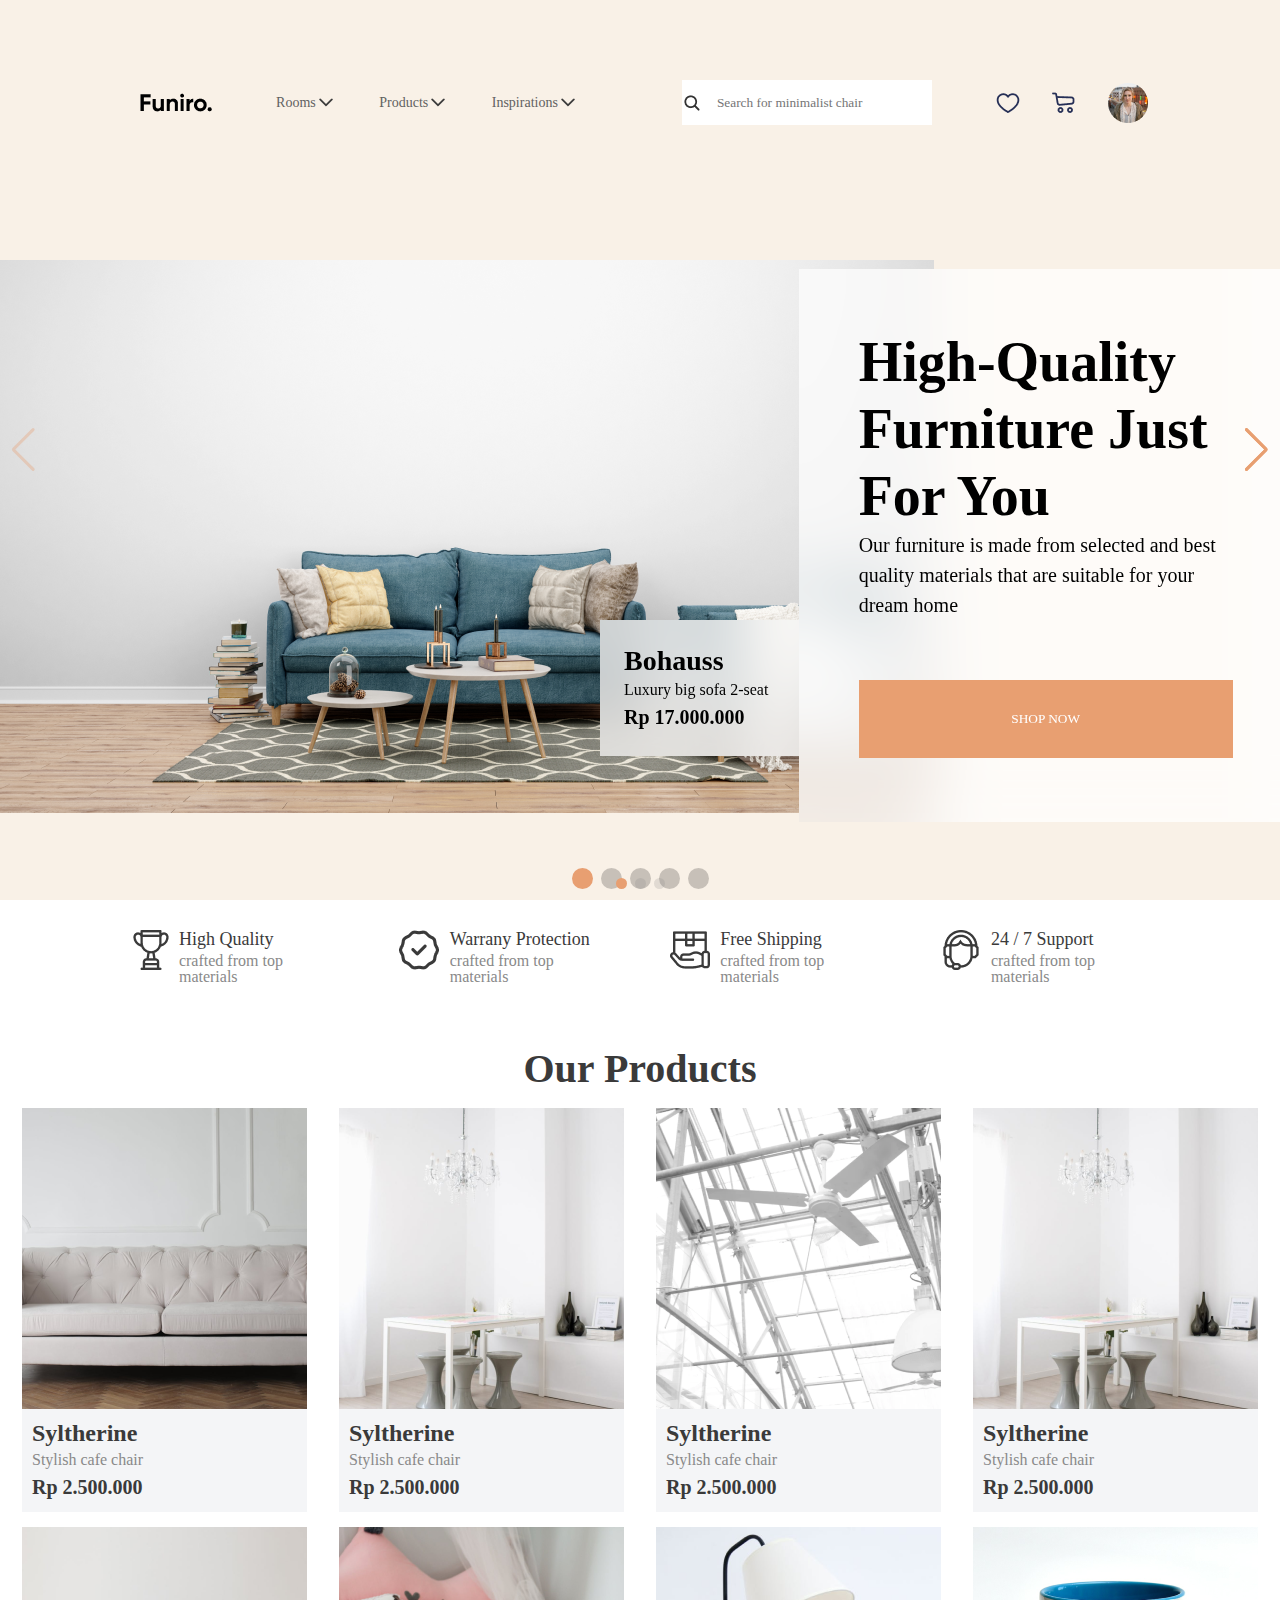
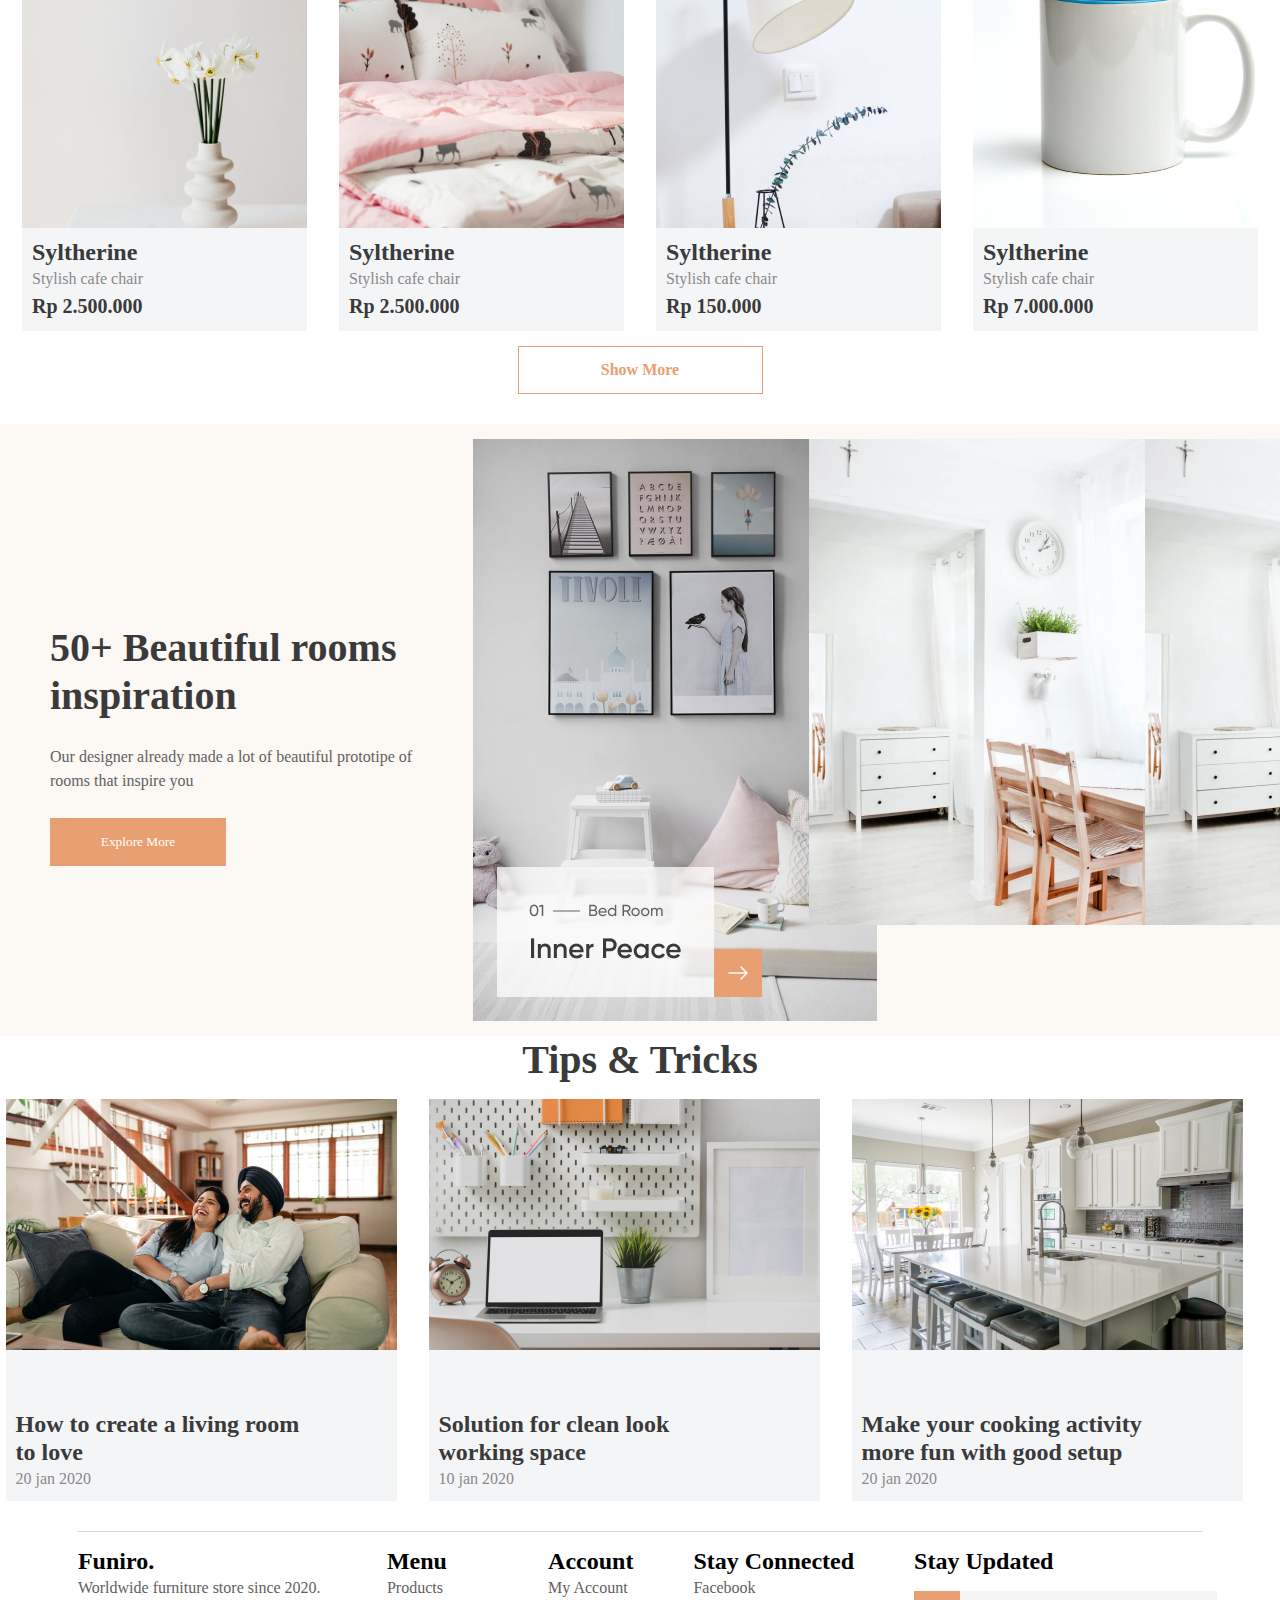
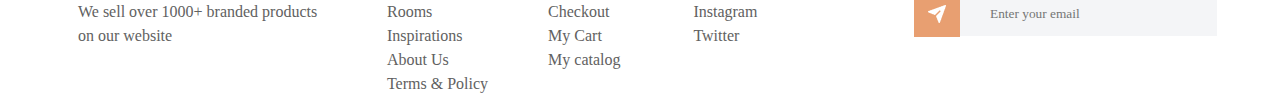
<file: index.html>
<!DOCTYPE html>
<html lang="en">
<head>
	<meta charset="UTF-8">
	<meta name="viewport" content="width=device-width, initial-scale=1.0">
	<title>Document</title>
	<link rel="stylesheet" href="style/css_burger.css">
	<link rel="stylesheet" href="style/style.css">
	<link rel="stylesheet" href="https://unpkg.com/swiper/swiper-bundle.min.css" />
	<link rel="stylesheet" href="style/ibg.css">

</head>
<body>
	<div class="wrapper">
		<div class="full_screen">
<header class="header">
	<div class="header_line">
		
		<div class="header_logo">
			<img src="images/logo.png" alt="">
		</div>
		<div class="header_body">
      <div class="header_burger">
            <span></span>
          </div>
			<nav class="header_menu">
        <ul class="header_list">
				<li><a href="" class="header_link">Rooms</a><img src="images/Arrow-down.png" alt=""></li>

				
				<li><a href="" class="header_link">Products</a><img src="images/Arrow-down.png" alt=""></li>
				<li><a href="" class="header_link">Inspirations</a><img src="images/Arrow-down.png" alt=""></li> 
		</ul>	</nav>
		</div>

		<div class="header_search">
			<div class="header_img">
				<img src="images/Search.png" alt="">
			</div>
			<div class="header_input">
				<input class="header_input__input" type="text" placeholder="Search for minimalist chair">
			</div>
			
		</div>


		<div class="header_like">
			<div class="header_like__icon">
				<img src="images/Heart.png" alt="">
			</div>
			<div class="header_like__icon">
				<img src="images/Cart.png" alt="">
			</div>
			<div class="header_like__icon">
				<img src="images/Ellipse 2.png" alt="">
			</div>
		</div>
	</div>
<div class="header_slider">

	<!-- Slider main container -->
<div class="my_sl swiper-container">
  <!-- Additional required wrapper -->
  <div class="swiper-wrapper">
    <!-- Slides -->
    <div class=" swiper-slide"> <div class="slider_content ibg"> <img src="images/2_bg.png" alt="">
<div class="slider_text">
     	<h5 class="slider_title">Bohauss</h5>
     	<h5 class="slider_title_one">Luxury big sofa 2-seat</h5>
     	<h5 class="slider_title_two">Rp 17.000.000</h5>

     </div>
    </div>
</div><div class="header_adt">
		<h4 class="header_adt__title">High-Quality
Furniture Just
For You</h4>
<h4 class="header_adt__paragraf">Our furniture is made from selected and best quality materials that are suitable for your dream home</h4>
<button class="header_adt__btn"> Shop now</button>
	</div>
    <div class="swiper-slide"> <div class="slider_content ibg">
     <div class="slider_text">
     	<h5 class="slider_title">Bohauss</h5>
     	<h5 class="slider_title_one">Luxury big sofa 2-seat</h5>
     	<h5 class="slider_title_two">Rp 17.000.000</h5>

     </div>
      <img src="images/2_bg.png" alt=""></div></div>
    <div class="swiper-slide"> <div class="slider_content ibg"><div class="slider_text">
     	<h5 class="slider_title">Bohauss</h5>
     	<h5 class="slider_title_one">Luxury big sofa 2-seat</h5>
     	<h5 class="slider_title_two">Rp 17.000.000</h5>

     </div> <img src="images/2_bg.png" alt=""></div></div>
    <div class="swiper-slide"> <div class="slider_content ibg"><div class="slider_text">
     	<h5 class="slider_title">Bohauss</h5>
     	<h5 class="slider_title_one">Luxury big sofa 2-seat</h5>
     	<h5 class="slider_title_two">Rp 17.000.000</h5>

     </div> <img src="images/2_bg.png" alt=""></div></div>
    <div class="swiper-slide"> <div class="slider_content ibg"> <div class="slider_text">
     	<h5 class="slider_title">Bohauss</h5>
     	<h5 class="slider_title_one">Luxury big sofa 2-seat</h5>
     	<h5 class="slider_title_two">Rp 17.000.000</h5>

     </div><img src="images/2_bg.png" alt=""></div></div>
    
  </div>
  <!-- If we need pagination -->
  <div class="my_bullet swiper-pagination"></div>

  <!-- If we need navigation buttons -->
  <div class="my_cont swiper-button-prev"></div>
  <div class="swiper-button-next"></div>

  <!-- If we need scrollbar -->
  
</div>
</div>



</header>
		</div> 
		<section class="main_conteiner">
			<div class="header_col">
				<div class="header_col_mini">
					<div class="header_col_mini_img">
						<img src="images/12.png" alt="">
					</div>
					<div class="header_col_mini_text">
						<h6 class="header_text">High Quality</h6>
						<h6 class="header_text_two">crafted from top materials</h6>
					</div>
				</div>

				<div class="header_col_mini">
					<div class="header_col_mini_img">
						<img src="images/Group.png" alt="">
					</div>
					<div class="header_col_mini_text">
						<h6 class="header_text">Warrany Protection</h6>
						<h6 class="header_text_two">crafted from top materials</h6>
					</div>
				</div>

				<div class="header_col_mini">
					<div class="header_col_mini_img">
						<img src="images/shipping.png" alt="">
					</div>
					<div class="header_col_mini_text">
						<h6 class="header_text">Free Shipping</h6>
						<h6 class="header_text_two">crafted from top materials</h6>
					</div>
				</div>

				<div class="header_col_mini not">
					<div class="header_col_mini_img">
						<img src="images/customer-support.png" alt="">
					</div>
					<div class="header_col_mini_text">
						 <h6 class="header_text">24 / 7 Support</h6>
						<h6 class="header_text_two">crafted from top materials</h6>
					</div>
				</div>
			</div>
		</section>

<main class="main_conteiner">
	<div class="main_title">
		<h5 class="main_title__title">Our Products</h5>
	</div>
<div class="main_col_conteiner">
	<div class="main_col">
		<div class="main_col__mini">
			<div class="main_col__mini__img">
				<img src="images/1.png" alt="">
			</div>

			<div class="main_col__mini__text">
				<h5 class="main_text">Syltherine</h5>
				<h4 class="main_text_one">Stylish cafe chair</h4>
				<h4 class="main_text_two">Rp 2.500.000</h4>
			</div>
		</div>
	</div>

	<div class="main_col" >
		<div class="main_col__mini">
			<div class="main_col__mini__img">
				<img class="iconcomm" src="images/2.png" alt="">
			</div>
			<div class="main_col__mini__img_hover ">
				<img class="iconcomm" src="images/Pop Up21.png" alt="">
			</div>
			<div class="main_col__mini__text">
				<h5 class="main_text">Syltherine</h5>
				<h4 class="main_text_one">Stylish cafe chair</h4>
				<h4 class="main_text_two">Rp 2.500.000</h4>
			</div>
		</div>
	</div>

	<div class="main_col">
		<div class="main_col__mini">
			<div class="main_col__mini__img">
				<img src="images/Images.png" alt="">
			</div>
			<div class="main_col__mini__text">
				<h5 class="main_text">Syltherine</h5>
				<h4 class="main_text_one">Stylish cafe chair</h4>
				<h4 class="main_text_two">Rp 2.500.000</h4>
			</div>
		</div>
	</div>

	<div class="main_col not">
		<div class="main_col__mini">
			<div class="main_col__mini__img">
				<img src="images/2.png" alt="">
			</div>
			<div class="main_col__mini__text">
				<h5 class="main_text">Syltherine</h5>
				<h4 class="main_text_one">Stylish cafe chair</h4>
				<h4 class="main_text_two">Rp 2.500.000</h4>
			</div>
		</div>
	</div>
	</div>


	<div class="main_col_conteiner">
	<div class="main_col">
		<div class="main_col__mini">
			<div class="main_col__mini__img">
				<img src="images/8.png" alt="">
			</div>
<!-- IMPORT -->
		
			<div class="main_col__mini__text">
				<h5 class="main_text">Syltherine</h5>
				<h4 class="main_text_one">Stylish cafe chair</h4>
				<h4 class="main_text_two">Rp 2.500.000</h4>
			</div>
		</div>
	</div>

	<div class="main_col">
		<div class="main_col__mini">
			<div class="main_col__mini__img">
				<img src="images/7.png" alt="">
			</div>
			<div class="main_col__mini__text">
				<h5 class="main_text">Syltherine</h5>
				<h4 class="main_text_one">Stylish cafe chair</h4>
				<h4 class="main_text_two">Rp 2.500.000</h4>
			</div>
		</div>
	</div>

	<div class="main_col">
		<div class="main_col__mini">
			<div class="main_col__mini__img">
				<img src="images/34.png" alt="">
			</div>
			<div class="main_col__mini__text">
				<h5 class="main_text">Syltherine</h5>
				<h4 class="main_text_one">Stylish cafe chair</h4>
				<h4 class="main_text_two">Rp 150.000</h4>
			</div>
		</div>
	</div>

	<div class="main_col not">
		<div class="main_col__mini">
			<div class="main_col__mini__img">
				<img src="images/45.png" alt="">
			</div>
			<div class="main_col__mini__text">
				<h5 class="main_text">Syltherine</h5>
				<h4 class="main_text_one">Stylish cafe chair</h4>
				<h4 class="main_text_two">Rp 7.000.000</h4>
			</div>
		</div>
	</div>
	</div>

<div class="main_btn">
	<button class="btn">Show More</button>
</div>
</main>


<section class="section">
	<div class="section_text">
		<h5 class="section_title"> 50+ Beautiful rooms 
inspiration</h5>
<p class="section_paragraf">Our designer already made a lot of beautiful prototipe of rooms that inspire you</p><div class="section_btn"> <button class="btn_section">Explore More</button></div>
	</div>
	


<div class="section_slider">
	<div class="  swiper-container swiper-container_1">
  <!-- Additional required wrapper -->
  <div class="swiper-wrapper">
    <!-- Slides -->
    <div class="swiper-slide"><img src="images/slider_1.png" alt=""></div>
    <div class="swiper-slide"><img src="images/slider_2.png" alt=""></div>
    <div class="swiper-slide"><img src="images/slider_2.png" alt=""></div>
  
  </div>
  

  <!-- If we need navigation buttons -->

  <div class="my_swiper-button-next swiper-button-next"></div>
  

  <div class=" my_pagination swiper-pagination"></div>
 
</div>
</div>




</section>

<section class="section_one">
	<div class="main_title">
		<h5 class="main_title__title">Tips & Tricks</h5>
	</div>


	<div class="main_col_conteiner section_conteiner_main">
	<div class="main_col">
		<div class="main_col__mini">
			<div class="main_col__mini__img">
				<img src="images/Rectangle 32.png" alt="">
			</div>
			<div class="main_col__mini__text section_col_mini_text" >
				<h5 class="main_text">How to create a living 
room to love</h5>
				<h4 class="main_text_one">20 jan 2020</h4>
			
			</div>
		</div>
	</div>

	<div class="main_col">
		<div class="main_col__mini">
			<div class="main_col__mini__img">
				<img src="images/Rectangle 33.png" alt="">
			</div>
			<div class="main_col__mini__text section_col_mini_text">
				<h5 class="main_text">Solution for clean look working
space</h5>
				<h4 class="main_text_one">10 jan 2020</h4>
		
			</div>
		</div>
	</div>

	<div class="main_col">
		<div class="main_col__mini">
			<div class="main_col__mini__img ">
				<img src="images/Rectangle 34.png" alt="">
			</div>
			<div class="main_col__mini__text section_col_mini_text">
				<h5 class="main_text">Make your cooking activity 
more fun with good setup</h5>
				<h4 class="main_text_one">20 jan 2020</h4>
		
			</div>
		</div>
	</div> 
	</div>
</section>

<!-- 
<section class="end">
	<div class="main_title">
		<h5 class="main_title__title">#FuniroFurniture</h5>
	</div>


	<div class="end_img">
		<div class="end_img_1">
		<div class="end_img_col col_size_1 ibg">
			<img src="../images/Rectangle 36.png" alt="">
		</div>
		<div class="end_img_col">
			<img src="../images/Rectangle 37.png" alt="">
		</div>
	</div>
	<div class="end_img_2">
		<div class="end_img_col col_size">
			<img src="../images/Rectangle 38.png" alt="">
		</div>
		<div class="end_img_col">
			<img src="../images/Rectangle 39.png" alt="">
		</div>
	</div>
	<div class="end_img_3">
		<div class="end_img_col col_size">
			<img src="../images/Rectangle 40.png" alt="">
		</div>
		<div class="end_img_col col_size">
			<img src="../images/Rectangle 33.png" alt="">
		</div>
	</div>


	<div class="end_img_4">
		<div class="end_img_col">
			<img src="../images/Rectangle 43.png" alt="">
		</div>
		<div class="end_img_col">
			<img src="../images/Rectangle 41.png" alt="">
		</div>
	</div>


	<div class="end_img_4">
		<div class="end_img_col">
			<img src="../images/Rectangle 45.png" alt="">
		</div>
		<div class="end_img_col">
			<img src="../images/Rectangle 44.png" alt="">
		</div>
	</div>
	</div>
</section> --><footer class="footer">
	<div class="footer_conteiner">
		<div class="footer_col">
			<h6 class="footer_title">Funiro.</h6>
			<p class="footer_paragraf">Worldwide furniture store since 2020. We sell over 1000+ branded products on our website</p>
		</div>
		<div class="footer_col">
			<h6 class="footer_title">Menu</h6>
			<nav class="footer_menu">
				<li><a href="" class="footer_link">Products</a></li>
				<li><a href="" class="footer_link">Rooms</a></li>
				<li><a href="" class="footer_link">Inspirations</a></li>
				<li><a href="" class="footer_link">About Us</a></li>
				<li><a href="" class="footer_link">Terms & Policy</a></li>

			</nav>
		</div>

			<div class="footer_col">
				<h6 class="footer_title">Account</h6>
			<nav class="footer_menu">
				<li><a href="" class="footer_link">My Account</a></li>
				<li><a href="" class="footer_link">Checkout</a></li>
				<li><a href="" class="footer_link">My Cart</a></li>
				<li><a href="" class="footer_link">My catalog</a></li>
			
		
			</nav>
		</div> 


			<div class="footer_col">
				<h6 class="footer_title">Stay Connected</h6>
			<nav class="footer_menu">
				<li><a href="" class="footer_link">Facebook</a></li>
				<li><a href="" class="footer_link">Instagram</a></li>
				<li><a href="" class="footer_link">Twitter</a></li>
			
			
		
			</nav>
		</div> 


		<div class="footer_col not">
				<h6 class="footer_title">Stay Updated</h6>
		<div class="header_search footer_serch">
			<div class="header_img footer_img">
				<div class="img_footer">
				<!-- <img src="../images/carbon_send-alt-filled.png" alt=""> --></div>
			</div>
			<div class="header_input footer_input">
				<input class="header_input__input footer_input" type="text" placeholder="Enter your email">
			</div>
			
		</div>
		</div>  
	</div>
</footer>	</div>
	<script src=" https://code.jquery.com/jquery-3.5.1.min.js"></script>
	<script src="burger.js"></script>
<script src="https://unpkg.com/swiper/swiper-bundle.min.js"></script>
<script src="slider.js"></script>
<script src="1.js"></script>
<script src="slider_2.js"></script>

</body>
</html>
</file>
<file: style/css_burger.css>
.header_burger{
	display: none;
}
.header_menu{

}
@media(max-width: 900px){
	.header_line{
		display: block;
	}
}
@media (max-width:767px) {

	body.lock{
		overflow: hidden;
	}
	
	.header_menu{
		height: 50px;
	}
	.header_search{
		margin-bottom:  5px;
	}
	
	.header_burger{
		display: block;
		position: relative;
		width: 30px;
		height: 20px;
		z-index: 19;
		top: 10px;
	}
.header_burger span{
	position: absolute;
	background-color:#ea5a4b;
	left: 0;
	width: 100%;
	height: 2px;
	top: 9px;
	transition: all 0.3s ease 0s;	z-index: 19;
}


	.header_burger:before,
	.header_burger:after{
		content: '';
		background-color:#ea5a4b;
		position: absolute;
		width: 100%;
		height: 2px;
		left: 0;
		transition: all 0.3s ease 0s;
		z-index: 19;
	}
	.header_burger:before{
		top: 0;
	}
	.header_burger:after{
		bottom: 0;
	}
	.header_burger.active span{
		transform: scale(0);
	}


	
	.header_burger.active::before{
transform: rotate(45deg);
top: 9px;
	}
	.header_burger.active::after{
		transform: rotate(-45deg);
		top: 9px;
	}

.header_list{
	position: fixed;
	top: -100%;
	left: 0;
	width: 100%;
	height: 100%;
	overflow: auto;
	transition: all 0.3s ease 0s;
	background-color: #25282b;
	padding: 18px 0 0 0;
	z-index: 3;
	color: #fff;
	


}
.header_link{
	color: #fff;
	text-transform: uppercase;

}
.header_list.active{
	top: 0;
}
.header_menu{
	display: block;
}
.header_menu li{
	margin: 0 0 20px 103px;
	display: block;
}



}
</file>
<file: style/style.css>
/*Обнуление*/
*{padding:0;margin:0;border:0;}
*,*:before,*:after{-moz-box-sizing:border-box;-webkit-box-sizing:border-box;box-sizing:border-box;}
:focus,:active{outline:none;}
a:focus,a:active{outline:none;}
nav,footer,header,aside{display:block;}
html,body{height:100%;width:100%;font-size:100%;line-height:1;font-size:14px;-ms-text-size-adjust:100%;-moz-text-size-adjust:100%;-webkit-text-size-adjust:100%;}
input,button,textarea{font-family:inherit;}
input::-ms-clear{display:none;}
button{cursor:pointer;}
button::-moz-focus-inner{padding:0;border:0;}
a,a:visited{text-decoration:none;}
a:hover{text-decoration:none;}
ul, li{list-style:none;}
img{vertical-align:top;}
h1,h2,h3,h4,h5,h6{font-size:inherit;font-weight:inherit;}
/*--------------------*/
/**{
	outline: 1px solid red;
}*/
.wrapper {
	min-height: 100%;
	display: flex;
	flex-direction: column;
}
.full_screen {
	min-height: 100vh;
	background-color: #F9F1E7;
	display: flex;
min-width: 0;
}


.header {
	flex: 1 1 auto;
	margin: 0px auto;
	min-width: 0;
}
.header_line {
	display: flex;
align-items: center;
	margin: 80px 100px 0 140px;
	justify-content: space-between;
}
.header_logo {

}
.header_body {display: flex;

}
.header_menu {
	display: flex;
align-self: center;
}
.header_menu  li {
	 margin-right: 40px;
display: inline;
}
.header_link {
color:  #616161;
 font-family: Gilroy;
font-size: 14px;
font-weight: 400;
line-height: 21px;
letter-spacing: 0em;
text-align: left;
}
.header_search {
	display: flex;	background-color: #fff;
	height: 45px;
}
.header_input {

	height: 45px;
	background-color: #fff;
}
.header_input__input {
	width: 220px;
	padding: 5px;
	height: 45px;
}
.header_img {
align-self: center;
margin-right: 10px;
}
.header_like {
	display: flex;
align-items: center;
}
.header_like__icon {
	margin-right: 32px;
}
.header_slider{
	margin-top: 10vh;
min-width: 0px;

}
@media(max-width: 1000px){
	.header_slider{
		margin-top: 10px;
		margin-bottom: 0px;
	}

}
.my_sl .swiper-container{
	min-width: 0px;
	padding-top: 50px;
}
.slider_content{
	padding-top:   35px;
	/**/
	min-width: 934px;
min-height: 642px;
}
.slider_my{
min-width: 0;
}
.my_bullet .swiper-pagination-bullet{
	color: #D8D8D8;
	width: 21px;
	height: 21px;
	margin-bottom: 15px;
	/*position: absolute;
bottom: 850px;
z-index: 10;*/
}
.my_bullet .swiper-pagination-bullet-active{
	background-color: #E89F71;
	width: 21px;
	height: 21px;
}


.slider_text {
	max-width: 294px;
	max-height: 148px;
	padding: 24px 105px 24px 24px;
	margin-top: 370px;
	margin-left: 600px;
	background: rgba(255, 255, 255, 0.72);
backdrop-filter: blur(31px);
}
.slider_title {

font-family: Gilroy;
font-size: 28px;
font-style: normal;
font-weight: 600;
line-height: 34px;
letter-spacing: 0em;
text-align: left;

}
.slider_title_one {

font-family: Gilroy;
font-size: 16px;
font-style: normal;
font-weight: 500;
line-height: 24px;
letter-spacing: 0em;
text-align: left;

}
.slider_title_two {

font-family: Gilroy;
font-size: 20px;
font-style: normal;
font-weight: 600;
line-height: 30px;
letter-spacing: 0em;
text-align: left;

}

 .swiper-button-prev:after{
	color:   #E89F71	;

/*	width: 70px;
	height:45px;
	background-color:  #E89F71;

	font-size: 0px;
display: flex;
text-align: center;
justify-content: center;*/

}
 .swiper-button-next:after{
	color:  #E89F71	;

/*	width: 70px;
	height:45px;
	background-color:  #E89F71;

	font-size: 0px;*/
}

.header_adt {
	width: 494px;
	height: 553px;
	padding: 60px;
	background-color:rgba(255, 255, 255, 0.72);
backdrop-filter: blur(31px);
float: left;
clear: both;
position: relative;
left: -2px;
top: 54px;
z-index: 2;
}
.header_adt__title {
	//styleName: Heading / H1;
font-family: Gilroy;
font-size: 56px;
font-style: normal;
font-weight: 700;
line-height: 67px;
letter-spacing: 0em;
text-align: left;

}
.header_adt__paragraf {
	font-family: Gilroy;
font-size: 20px;
font-style: normal;
font-weight: 500;
line-height: 30px;
letter-spacing: 0em;
text-align: left;
margin-bottom: 60px;

}
.header_adt__btn {
	width: 374px;
height: 78px;
left: 160px;
top: 556px;
background: #E89F71;
color: #fff;
text-transform: uppercase;
}
.main_conteiner{

	margin: 30px auto;
}
.header_col {
	display: flex;
flex-wrap: wrap;
	justify-content: center;
	align-items: flex-end;
}
.header_col_mini {
	display: flex;

margin-right: 5vw;
}
.not{
	margin-right: 0px;
}

.header_col_mini_img {
	margin-right: 5%;
}
.header_col_mini_text {

}
.header_text {
font-family: Gilroy;
font-style: normal;
font-size: 18px;
color: #3A3A3A;
padding-bottom: 5px;
min-width: 160px;
}
.header_text_two {
font-family: Gilroy;
font-size: 16px;
color: #898989;
}


.main_conteiner {
	
}
.main_col_conteiner{
	display: flex;
	flex-wrap: wrap;
	margin-bottom: 15px;
	margin-top: 15px;
}

.main_title {

font-family: Gilroy;
font-weight: bold;
font-size: 40px;
line-height: 120%;
text-align: center;
color: #3A3A3A;
}
.main_title__title {
}
.main_col {
	margin-right: 32px;
}
.not{
	margin-right: 0px;
}
.main_col__mini {
	background-color: #F4F5F7;
}
.main_col__mini__img {
	min-width: 100%;

}
.main_col__mini__text {
	padding: 10px;
}
.main_text {
	font-family: Gilroy;
font-weight: 600;
font-size: 24px;
line-height: 120%;
color: #3A3A3A;
}
.main_text_one {
	font-family: Gilroy;
font-style: normal;
font-weight: 500;
font-size: 16px;
line-height: 150%;
color: #898989;
}
.main_text_two {
font-family: Gilroy;
font-style: normal;
font-weight: 600;
font-size: 20px;
line-height: 150%;
color: #3A3A3A;
}
.main_btn{
margin: 0 auto;
width: 245px;
height: 48px;
background: transparent;
border: 1px solid #E89F71;
display: flex;
justify-content: center;
}
.btn{
background: transparent;
font-family: Gilroy;
font-weight: 600;
font-size: 16px;
color: #E89F71;
}



.section {
	background-color: #FCF8F3;
	display: flex;
	justify-content: space-between;

	min-width: 0;
}
.section_text {
margin-top: 200px;
margin-left: 50px;
max-width: 378px;
}
.section_title {

font-family: Gilroy;
font-style: normal;
font-weight: bold;
font-size: 40px;
line-height: 120%;

color: #3A3A3A;

}
.section_paragraf {

font-family: Gilroy;
font-style: normal;
font-weight: 500;
font-size: 16px;
line-height: 150%;
color: #616161;
margin-top: 25px;
margin-bottom: 25px;
}
.section_btn {
	/* CTA */
width: 176px;
height: 48px;
display: flex;
justify-content: center;
align-items: center;

font-family: Gilroy;
font-style: normal;
font-weight: 600;
font-size: 16px;
line-height: 150%;
background-color: #E89F71;
color: #fff;
}
.btn_section {
background-color: #E89F71;
color: #fff;
}
.section_slider{
	min-width: 0;
	max-width: 1300px;
	margin-left: 45px;
}
.swiper-container{
	margin-top: 15px;
	margin-bottom:  15px;
}
/*.swiper-container .swiper-button-next ..swiper-button-prev::after{
	width:70px ;
	height:35px ;
	background-color: #fff;
	border-radius: 100%;
	font-size: 25px;
	font-weight: 600;
	display: flex;
	justify-content: center;
	align-items: center;color: #E89F71;
}*/

.my_pagination .swiper-pagination-bullet{
	background-color:  grey;
	width: 11px;
	height: 11px;
}
.my_pagination .swiper-pagination-bullet-active{
	background-color: #E89F71;

}
.section_conteiner_main{
	display: flex;
	justify-content: center;
	flex-wrap: wrap;
}

.section_col_mini_text{
	max-width: 304px;
}

.end{
	margin: 15px auto;
}
.end_img {display: flex;flex-wrap: wrap;justify-content: center;
}
.end_img_1 {
	display: flex;
	flex-direction: column;

}
.end_img_col {margin-right: 61px; margin-bottom: 20px;
}
.end_img_2 {
		display: flex;flex-direction: column;
}
.col_size{
	max-width: 451px;
}
.col_size_1{

	min-height: 382px;
}



.footer {
	
	margin: 15px auto;
	padding-top: 15px;
	border-top: 1px solid #D8D8D8;
}
.footer_conteiner {
	display: flex;
	flex-wrap: wrap;
	justify-content: center;
}
.footer_col {
	margin-right: 60px;
}
.not{
	margin-right: 0;
}
.footer_title {


font-family: Gilroy;

font-weight: bold;
font-size: 24px;
line-height: 29px;


color: #000000;


}
.footer_paragraf {
font-family: Gilroy;
font-size: 16px;
line-height: 150%;
color: #616161;
max-width: 249px;
}
.footer_menu {
}

.footer_link{

font-family: Gilroy;
font-style: normal;
font-weight: 500;
font-size: 16px;
line-height: 150%;

color: #616161;

}
.footer_serch{
	margin-top: 15px;
}
.footer_input{
	width: 242px;
	height: 45px;
	background-color: #F4F5F7;
	padding-left: 15PX;
}
.footer_img{
	background-color: #E89F71;
	min-width: 46px;
	height: 46px;
	margin-right: 0px;

}
.img_footer{
	background-image: url(../images/carbon_send-alt-filled.png);
	background-position: center;
	background-repeat: no-repeat;
	
	height: 46px;
	margin-right: 0px;

}
@media(max-width: 900px){
	.header_line{
		display: block;
	}
}
.main_col__mini__img_hover{
	display: none;
}

.main_col__mini__img{
	min-height: 301px;
	min-width: 285px;
}

@media(max-width: 880px) {
	.header_line{
		margin: 5px;
	}
	.header_col_mini{
		margin-right: 5px;
	}
	.section{
		display: block;
	}
}
</file>
<file: style/ibg.css>
.ibg{
	background-position: center;
	/* background-size: cover; */
	 background-repeat: no-repeat;
	  position: relative; 
	}
.ibg img{
	width: 0; 
	height: 0; 
	position: absolute; 
	top: 0;
	 left: 0;
	 opacity: 0; 
	 visibility: hidden; 
	}
</file>
